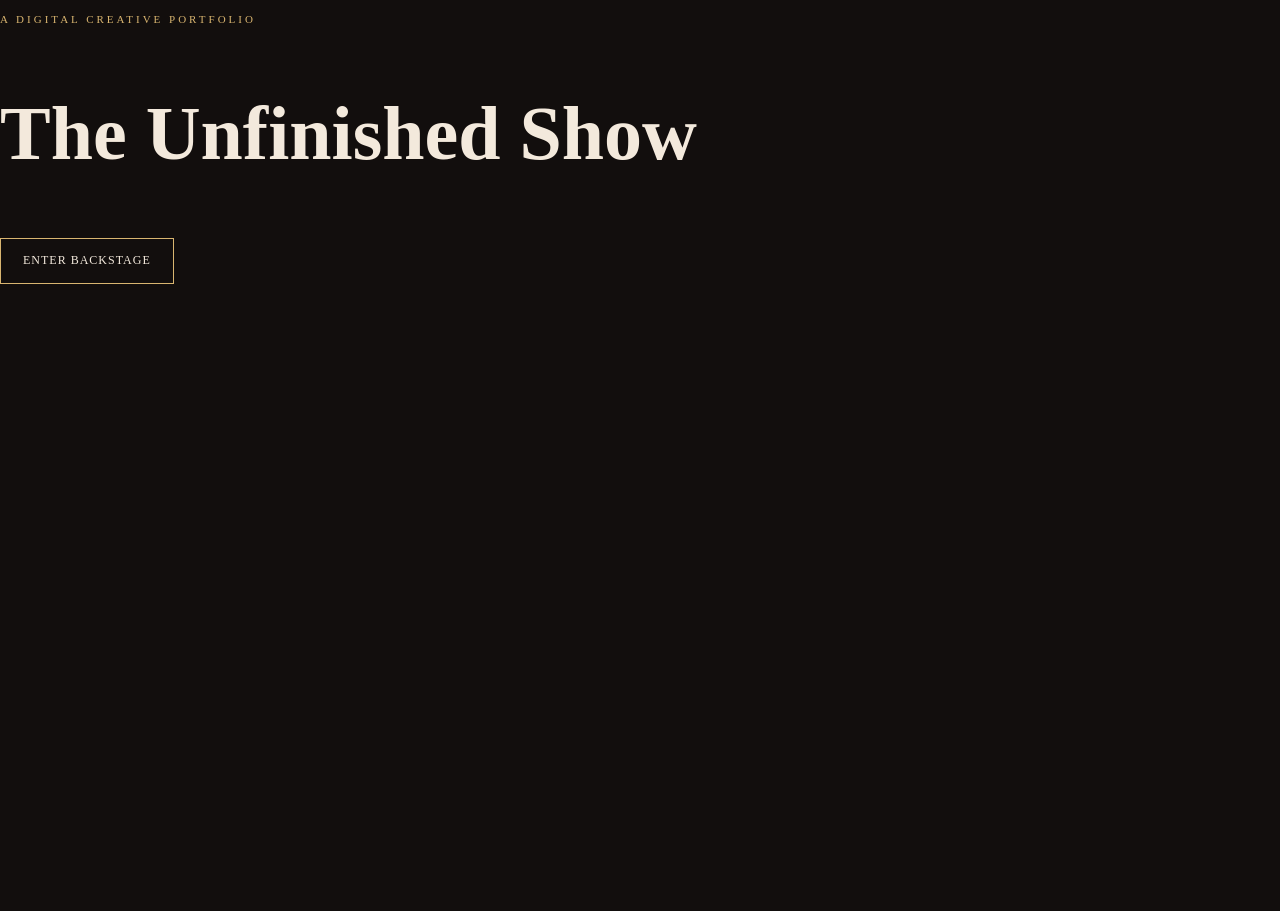
<file: index.html>
<!DOCTYPE html>
<html lang="en">

<head>
    <meta charset="UTF-8">
    <meta name="viewport" content="width=device-width, initial-scale=1.0">

    <title>The Unfinished Show | Norah's Portfolio</title>

    <link rel="stylesheet" href="css/style.css">
</head>

<body>

    <main class="landing-shell">

    <!-- Homepage hero section -->
      <section class="hero">

        <div class="hero-copy">
           <p class="eyebrow">A DIGITAL CREATIVE PORTFOLIO</p>

           <h1>The Unfinished Show</h1>

          <div class="hero-actions">
          <a href="【Done】backstage.html" class="button">
          ENTER BACKSTAGE
          </a>
          </div>
        </div>

      </section>

    </main>

</body>
</html>
</file>
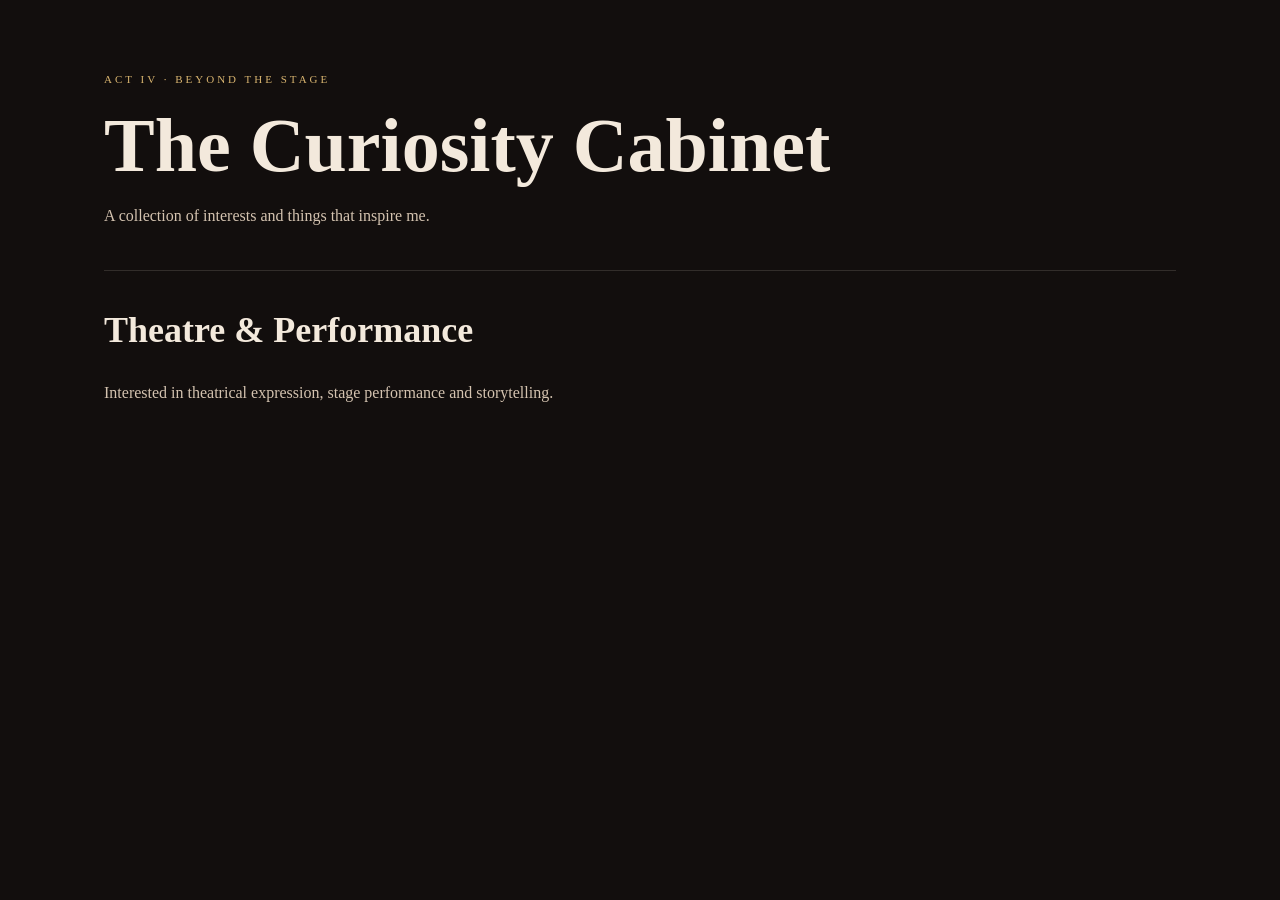
<file: curiosity.html>
<!DOCTYPE html>
<html lang="en">

<head>
    <meta charset="UTF-8">
    <meta name="viewport" content="width=device-width, initial-scale=1.0">

    <title>Curiosity | The Unfinished Show</title>

    <link rel="stylesheet" href="css/style.css">
</head>

<body>

    <main class="page-shell">

        <!-- Curiosity page introduction -->
        <section class="page-heading">
            <p class="eyebrow">ACT IV · BEYOND THE STAGE</p>
            <h1>The Curiosity Cabinet</h1>
            <p>
                A collection of interests and things that inspire me.
            </p>
        </section>

        <!-- Interest card: Theatre -->
        <section class="interest-card">
        
            <h2>Theatre &amp; Performance</h2>

            <p>
                Interested in theatrical expression,
                stage performance and storytelling.
            </p>
        </section>

    </main>

</body>
</html>
</file>
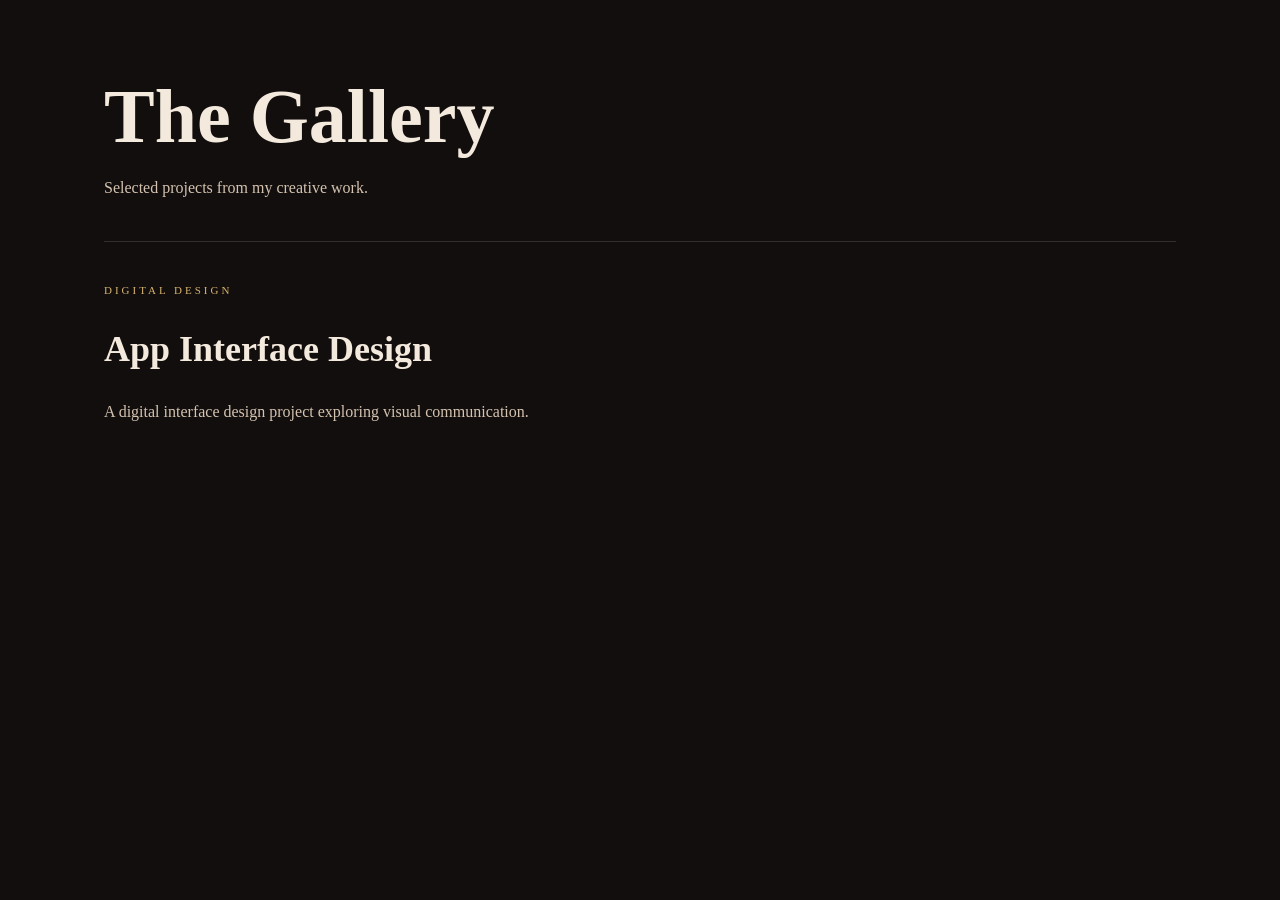
<file: gallery.html>
<!DOCTYPE html>
<html lang="en">

<head>
    <meta charset="UTF-8">
    <meta name="viewport" content="width=device-width, initial-scale=1.0">

    <title>Gallery | The Unfinished Show</title>

    <link rel="stylesheet" href="css/style.css">
</head>

<body>

    <main class="gallery-shell">

        <!-- Gallery page introduction -->
        <section class="page-heading">
            <h1>The Gallery</h1>
            <p>Selected projects from my creative work.</p>
        </section>

        <!-- Project card -->
        <article class="project-card">
            <div class="project-info">
                <p class="eyebrow">DIGITAL DESIGN</p>
                <h2>App Interface Design</h2>
                <p>
                    A digital interface design project
                    exploring visual communication.
                </p>
            </div>
        </article>

    </main>

</body>
</html>
</file>
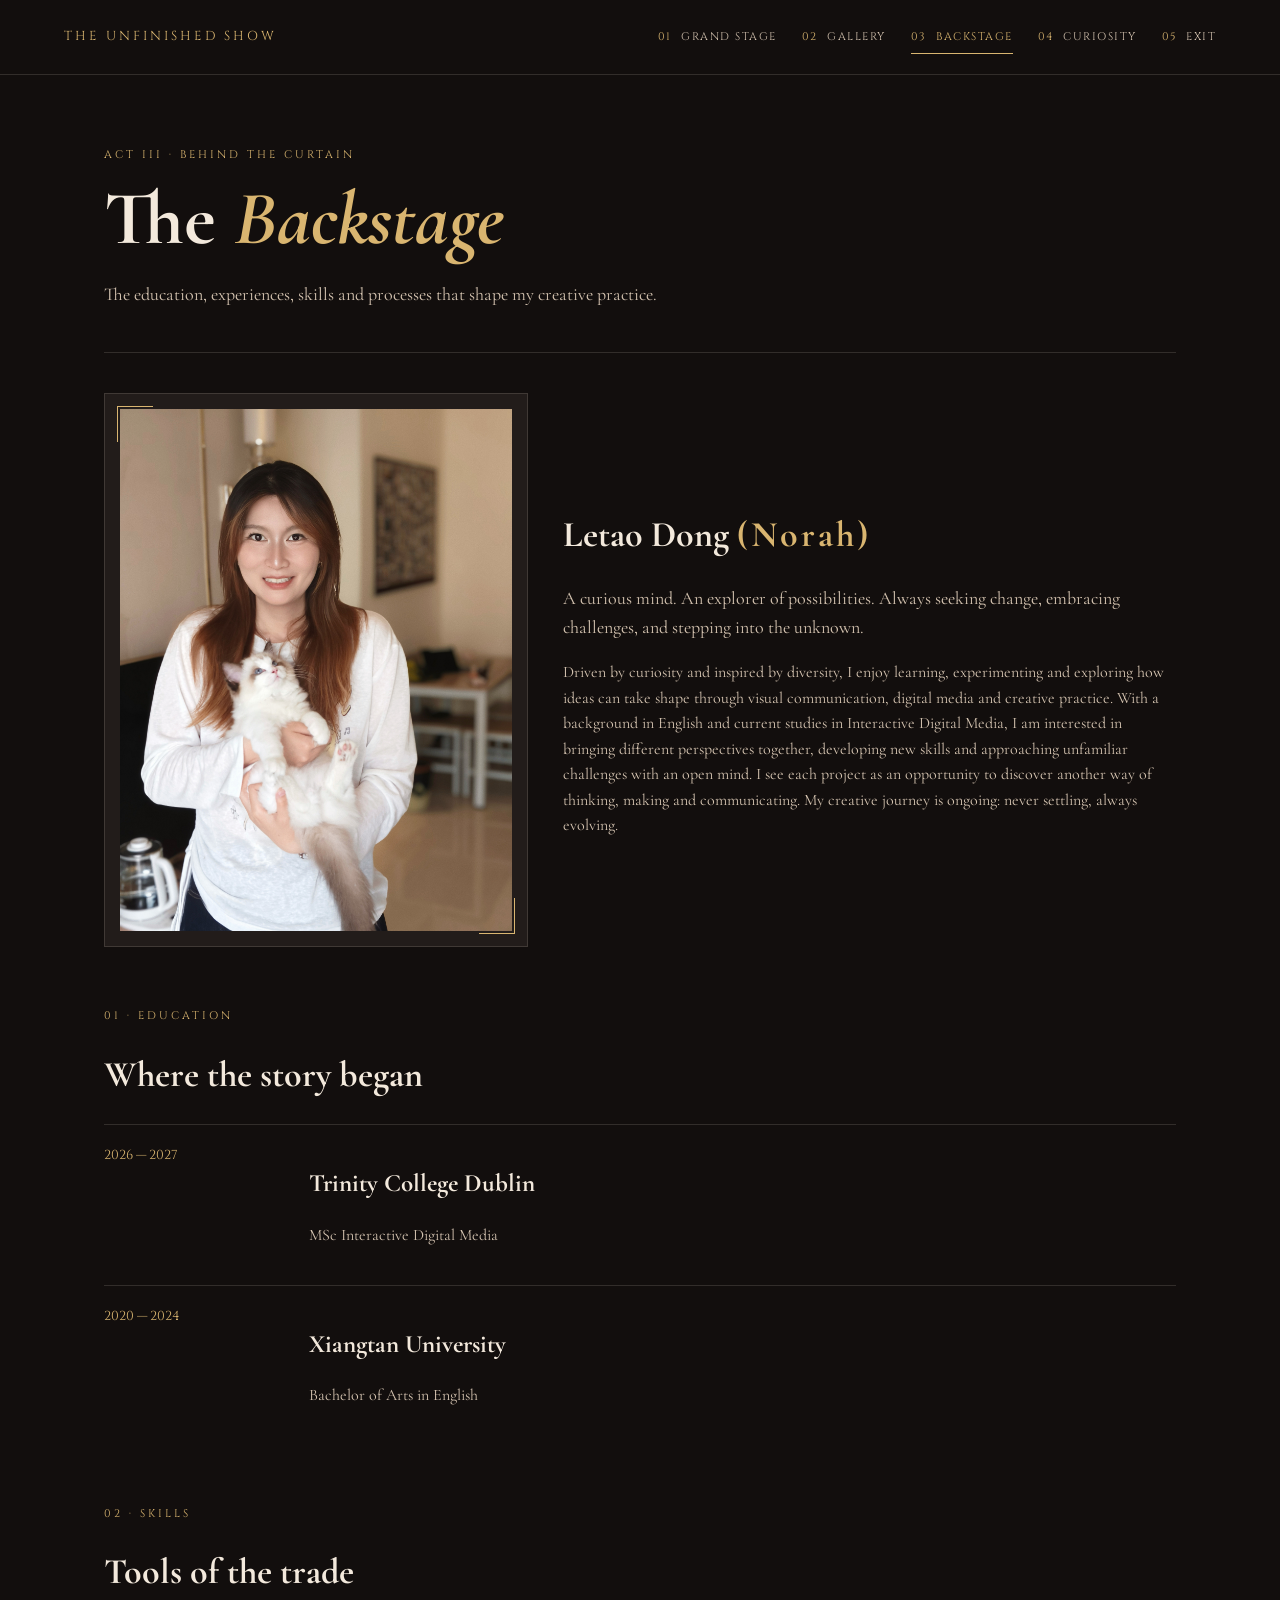
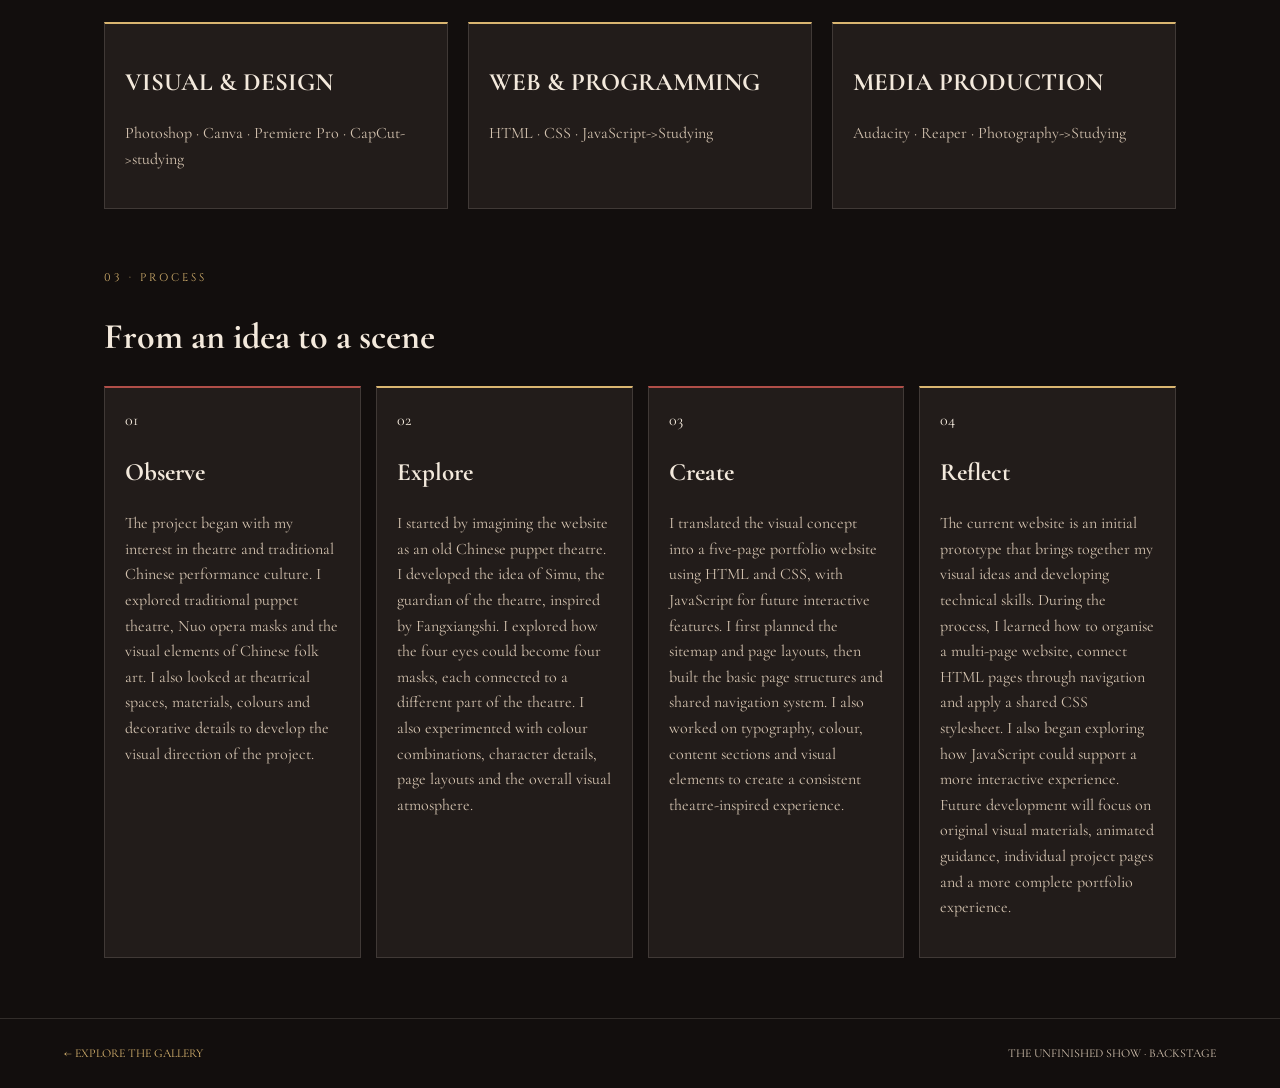
<file: 【Done】backstage.html>
<!-- 1.The starting point of an HTML document: Tells the browser to interpret the file according to the HTML5 standard. -->
<!DOCTYPE html>
<html lang="en">
<head>
  <!-- 2.width=device-width=The webpage width adjusts to the device's screen width. initial-scale=1.0=The initial page zoom level is set to 100%.-->
  <meta charset="UTF-8">
  <meta name="viewport" content="width=device-width, initial-scale=1.0">
  <title>
    Backstage | The Unfinished Show
  </title>

  <!-- 3.font-->

  <link rel="preconnect" href="https://fonts.googleapis.com">
  <link rel="preconnect" href="https://fonts.gstatic.com" crossorigin>
  <link href="https://fonts.googleapis.com/css2?family=Cinzel:wght@400;500;600&family=Cormorant+Garamond:wght@400;500;600;700&family=Noto+Serif+SC:wght@400;500;600&display=swap" rel="stylesheet">
  <!-- 4.Links to the external CSS stylesheet for styling the webpage and includes a JavaScript file for interactivity, with the defer attribute to load it after the HTML is parsed.
    All five HTML pages use the same CSS file, which is a single external stylesheet.-->

  <link rel="stylesheet" href="css/style.css">
  <script src="js/main.js" defer>
    
  </script>
</head>
<body>
<!-- Header: website logo and navigation -->
  <header class="site-header inner-header"><a class="brand" href="index.html">THE UNFINISHED SHOW</a><button class="menu-toggle" aria-label="Open navigation" aria-expanded="false">☰</button>
 <!-- Navigation menu -->
<nav class="main-nav">
    <a href="index.html">
      <span>01</span> 
      GRAND STAGE
      </a>
    <a href="gallery.html">
      <span>02</span> 
      GALLERY 
     </a>
     <a class="active" href="backstage.html">
      <span>03</span> 
      BACKSTAGE 
      </a>
      <a href="curiosity.html">
        <span>04</span> 
        CURIOSITY
        </a>
        <a href="exit.html">
          <span>05</span> 
          EXIT
          </a>
       </nav>
  </header>
  <main class="page-shell">
    <section class="page-heading">
      <p class="eyebrow">
        ACT III · BEHIND THE CURTAIN
      </p>
      <h1>
        The <em>Backstage</em>
      </h1>
      <p class="page-lead">
        The education, experiences, skills and processes that shape my creative practice.
      </p>
    </section>
   <!-- Personal profile section -->
<section class="profile-layout">

  <div class="portrait-placeholder">
    <img src="images/Dd.JPG" alt="Portrait of Norah">
  </div>

        <!-- Personal introduction -->
      <div class="profile-copy">
       
        <h2>
          Letao Dong
          <span class="cn-name">(Norah)</span>
        </h2>
        <p class="lead-text">
          A curious mind. An explorer of possibilities. Always seeking change, embracing challenges, and stepping into the unknown.
        </p>

        <p>
          Driven by curiosity and inspired by diversity, I enjoy learning, experimenting and exploring how ideas can take shape through visual communication, digital media and creative practice. With a background in English and current studies in Interactive Digital Media, I am interested in bringing different perspectives together, developing new skills and approaching unfamiliar challenges with an open mind. I see each project as an opportunity to discover another way of thinking, making and communicating. My creative journey is ongoing: never settling, always evolving.
        </p>
 <!-- Education section -->
      </div>
    </section>
<!-- Education section -->
    <section class="timeline-section" id="education">
      <p class="eyebrow">
        01 · EDUCATION
      </p>
      <h2>
        Where the story began
      </h2>
      <div class="timeline-item">
        <span class="timeline-date">
          2026 — 2027
       </span>
       <div>
        <h3>
          Trinity College Dublin
        </h3>
        <p>MSc Interactive Digital Media</p>
       </div>
      </div>
<!-- Xiangtan University -->
      <div class="timeline-item">
        <span class="timeline-date">
          2020 — 2024 
        </span>
        <div>
          <h3>
            Xiangtan University
          </h3>
          <p>Bachelor of Arts in English

          </p>
        </div>
      </div>
    </section>
     <!-- Work experience section -->
    <section class="skills-section">
      <p class="eyebrow">
        02 · SKILLS
      </p>

      <h2>
        Tools of the trade
      </h2>

      <div class="skill-columns">
      <div>
        <h3>
          VISUAL & DESIGN
        </h3>
        <p>
          Photoshop · Canva · Premiere Pro · CapCut->studying
        </p>
      </div>
<!--  skills section -->
      <div>
        <h3>
          WEB & PROGRAMMING
        </h3>
        <p>
          HTML · CSS · JavaScript->Studying
        </p>
      </div>
        <!-- Media production skills -->
      <div>
        <h3>
          MEDIA PRODUCTION
        </h3>
        <p>
          Audacity · Reaper · Photography->Studying
        </p>
      </div>
    </div>
  </section>
  <!-- Creative process section -->
  <section class="process-section">
    <p class="eyebrow">
      03 · PROCESS
    </p>
    <h2>
      From an idea to a scene
    </h2>
    <div class="process-grid">
      <!-- Stage 1: Observation -->
      <div>
        <span>01</span>
        <h3>
          Observe
        </h3>
        <p>
          The project began with my interest in theatre and traditional Chinese performance culture. I explored traditional puppet theatre, Nuo opera masks and the visual elements of Chinese folk art. I also looked at theatrical spaces, materials, colours and decorative details to develop the visual direction of the project.
        </p>
      </div>
      <div>
        <span>
          02
        </span>
        <h3>
          Explore
        </h3>
        <p>
          I started by imagining the website as an old Chinese puppet theatre. I developed the idea of Simu, the guardian of the theatre, inspired by Fangxiangshi. I explored how the four eyes could become four masks, each connected to a different part of the theatre. I also experimented with colour combinations, character details, page layouts and the overall visual atmosphere.
        </p>
      </div>
      <div>
        <span>03</span>
        <h3>Create</h3>
        <p>
          I translated the visual concept into a five-page portfolio website using HTML and CSS, with JavaScript for future interactive features. I first planned the sitemap and page layouts, then built the basic page structures and shared navigation system. I also worked on typography, colour, content sections and visual elements to create a consistent theatre-inspired experience.
        </p>
      </div>
      <div>
        <span>
          04
        </span>
        <h3>
          Reflect
        </h3>
        <p>
          The current website is an initial prototype that brings together my visual ideas and developing technical skills. During the process, I learned how to organise a multi-page website, connect HTML pages through navigation and apply a shared CSS stylesheet. I also began exploring how JavaScript could support a more interactive experience. Future development will focus on original visual materials, animated guidance, individual project pages and a more complete portfolio experience.

        </p>
      </div>
    </div>
  </section>
</main>
  <footer class="site-footer">
    <a href="gallery.html">
      ← EXPLORE THE GALLERY
    </a>
    <span>
      THE UNFINISHED SHOW · BACKSTAGE
    </span>
  </footer>
</body>
</html>
</file>
<file: css/style.css>
/* =================================
   1. Global Settings
================================= */
:root {
  --bg: #120e0d;
  --bg-soft: #191311;
  --panel: #221c1a;
  --panel-light: #2b211e;
  --gold: #d9b570;
  --gold-soft: rgba(217, 181, 112, 0.15);
  --rose: #b04e48;
  --rose-dark: #783832;
  --cream: #f3e9dc;
  --muted: #d4c3b0;
  --line: rgba(243, 233, 220, 0.14);
  --shadow: 0 12px 35px rgba(0, 0, 0, 0.25);
}
* {
  box-sizing: border-box;
}
html {
  scroll-behavior: smooth;
}
body {
  margin: 0;
  min-height: 100vh;
  background: var(--bg);
  color: var(--cream);
  font-family: "Cormorant Garamond", Georgia, serif;
  line-height: 1.6;
}

a {
  color: inherit;
  text-decoration: none;
}

img {
  max-width: 100%;
}

button {
  font: inherit;
}


/* =================================
   2. Header & Navigation
================================= */

.site-header {
  display: flex;
  align-items: center;
  justify-content: space-between;
  padding: 20px 5%;
  background: var(--bg);
  border-bottom: 1px solid var(--line);
  position: relative;
  z-index: 100;
}

.brand {
  color: var(--gold);
  font-family: "Cinzel", Georgia, serif;
  font-size: 13px;
  letter-spacing: 3px;
  white-space: nowrap;
  transition: color 0.3s ease;
}

.brand:hover {
  color: var(--cream);
}
.main-nav {
  display: flex;
  align-items: center;
  gap: 25px;
}
.main-nav a {
  position: relative;
  color: var(--muted);
  font-family: "Cinzel", Georgia, serif;
  font-size: 11px;
  letter-spacing: 1.5px;
  padding: 8px 0;
  transition: color 0.3s ease;
}

.main-nav a span {
  color: var(--gold);
  margin-right: 5px;
}
.main-nav a::after {
  content: "";
  position: absolute;
  left: 0;
  bottom: 0;
  width: 0;
  height: 1px;
  background: var(--gold);
  transition: width 0.3s ease;
}

.main-nav a:hover,
.main-nav a.active {
  color: var(--gold);
}

.main-nav a:hover::after,
.main-nav a.active::after {
  width: 100%;
}

.menu-toggle {
  display: none;
  padding: 5px 12px;
  background: transparent;
  border: 1px solid var(--line);
  color: var(--gold);
  font-size: 22px;
  cursor: pointer;
}


/* =================================
   3. Typography
================================= */

h1,
h2,
h3 {
  font-family: "Cormorant Garamond", Georgia, serif;
  line-height: 1.1;
}

h1 {
  font-size: clamp(42px, 6vw, 76px);
}

h2 {
  font-size: 36px;
}

h3 {
  font-size: 25px;
}

h1 em,
h2 em {
  color: var(--gold);
}

.eyebrow {
  color: var(--gold);
  font-family: "Cinzel", Georgia, serif;
  font-size: 11px;
  letter-spacing: 3px;
}

.page-lead {
  color: var(--muted);
  font-size: 18px;
  max-width: 720px;
}

p {
  color: var(--muted);
}


/* =================================
   4. Common Page Layout
================================= */

.page-shell,
.gallery-shell,
.exit-page {
  max-width: 1200px;
  margin: auto;
  padding: 60px 5%;
}

.page-heading {
  margin-bottom: 40px;
  padding-bottom: 25px;
  border-bottom: 1px solid var(--line);
}

.page-heading h1 {
  margin-top: 15px;
  margin-bottom: 15px;
}


/* =================================
   5. Homepage 【in progress】
================================= */
/* =================================
   6. Buttons
================================= */

.button {
  display: inline-block;
  padding: 12px 22px;
  border: 1px solid var(--gold);
  color: var(--cream);
  font-family: "Cinzel", Georgia, serif;
  font-size: 12px;
  letter-spacing: 1px;
  transition: background 0.3s ease, color 0.3s ease;
}

.button:hover {
  background: var(--gold);
  color: var(--bg);
}

.button-red {
  background: var(--rose);
  color: white;
  border-color: var(--gold);
}

.button-red:hover {
  background: var(--rose-dark);
  color: white;
}


/* =================================
   7. Gallery【in progress】
================================= */

/* =================================
   8. Backstage
================================= */

.profile-layout {
  display: grid;
  grid-template-columns: 0.9fr 1.3fr;
  gap: 35px;
  align-items: center;
}

.portrait-placeholder {
  height: auto;
  min-height: 0;
  display: flex;
  align-items: center;
  justify-content: center;
  padding: 15px;
  background: var(--panel);
  border: 1px solid var(--line);
  text-align: center;
  position: relative;
  overflow: hidden;
}

.portrait-placeholder img {
  display: block;
  width: 100%;
  height: auto;
  object-fit: cover;
  object-position: center;
}

/* =================================
  golden border for portrait
================================= */

.portrait-placeholder::before,
.portrait-placeholder::after {
  content: "";
  position: absolute;
  width: 35px;
  height: 35px;
  border-color: var(--gold);
  border-style: solid;
}

.portrait-placeholder::before {
  top: 12px;
  left: 12px;
  border-width: 1px 0 0 1px;
}

.portrait-placeholder::after {
  right: 12px;
  bottom: 12px;
  border-width: 0 1px 1px 0;
}

.profile-copy {
  padding: 15px 0;
}

.cn-name {
  color: var(--gold);
  letter-spacing: 3px;
}

.lead-text {
  color: var(--muted);
  font-size: 18px;
}

.timeline-section,
.skills-section,
.process-section {
  margin-top: 60px;
}

.timeline-item {
  display: grid;
  grid-template-columns: 180px 1fr;
  gap: 25px;
  padding: 20px 0;
  border-top: 1px solid var(--line);
}

.timeline-date {
  color: var(--gold);
  font-family: "Cinzel", Georgia, serif;
  font-size: 13px;
}

.skill-columns {
  display: grid;
  grid-template-columns: repeat(3, 1fr);
  gap: 20px;
}

.skill-columns > div {
  padding: 20px;
  background: var(--panel);
  border: 1px solid var(--line);
  border-top: 2px solid var(--gold);
}

.process-grid {
  display: grid;
  grid-template-columns: repeat(4, 1fr);
  gap: 15px;
}

.process-grid > div {
  min-height: 170px;
  padding: 20px;
  background: var(--panel);
  border: 1px solid var(--line);
}

.process-grid > div:nth-child(odd) {
  border-top: 2px solid var(--rose);
}

.process-grid > div:nth-child(even) {
  border-top: 2px solid var(--gold);
}


/* =================================
   9. Curiosity【in progress】
================================= */

/* =================================
   10. Exit【in progress】
================================= */


/* =================================
   11. Footer
================================= */

.site-footer {
  display: flex;
  justify-content: space-between;
  padding: 25px 5%;
  border-top: 1px solid var(--line);
  color: var(--muted);
  font-size: 12px;
}

.site-footer a {
  color: var(--gold);
  transition: color 0.3s ease;
}

.site-footer a:hover {
  color: var(--cream);
}


/* =================================
   12. Responsive Design
================================= */

@media (max-width: 900px) {
  .main-nav {
    gap: 15px;
  }

  .main-nav a {
    font-size: 10px;
  }

  .hero,
  .profile-layout {
    grid-template-columns: 1fr;
  }

  .feature-grid,
  .showcase-grid,
  .project-grid,
  .skill-columns,
  .process-grid {
    grid-template-columns: repeat(2, 1fr);
  }
}

@media (max-width: 720px) {
  .site-header {
    flex-wrap: wrap;
    padding: 18px 6%;
  }

  .menu-toggle {
    display: block;
  }

  .main-nav {
    display: none;
    flex-direction: column;
    align-items: flex-start;
    width: 100%;
    gap: 12px;
    padding-top: 20px;
  }

  .main-nav.open {
    display: flex;
  }

  .main-nav a {
    font-size: 12px;
  }

  .feature-grid,
  .showcase-grid,
  .project-grid,
  .interest-grid,
  .skill-columns,
  .process-grid,
  .contact-list {
    grid-template-columns: 1fr;
  }

  .timeline-item {
    grid-template-columns: 1fr;
    gap: 8px;
  }

  .page-shell,
  .gallery-shell,
  .exit-page {
    padding: 40px 6%;
  }

  .landing-shell {
    padding: 35px 6%;
  }

  .hero {
    padding: 30px 0;
  }

  .site-footer {
    flex-direction: column;
    text-align: center;
    gap: 10px;
  }
}
</file>
